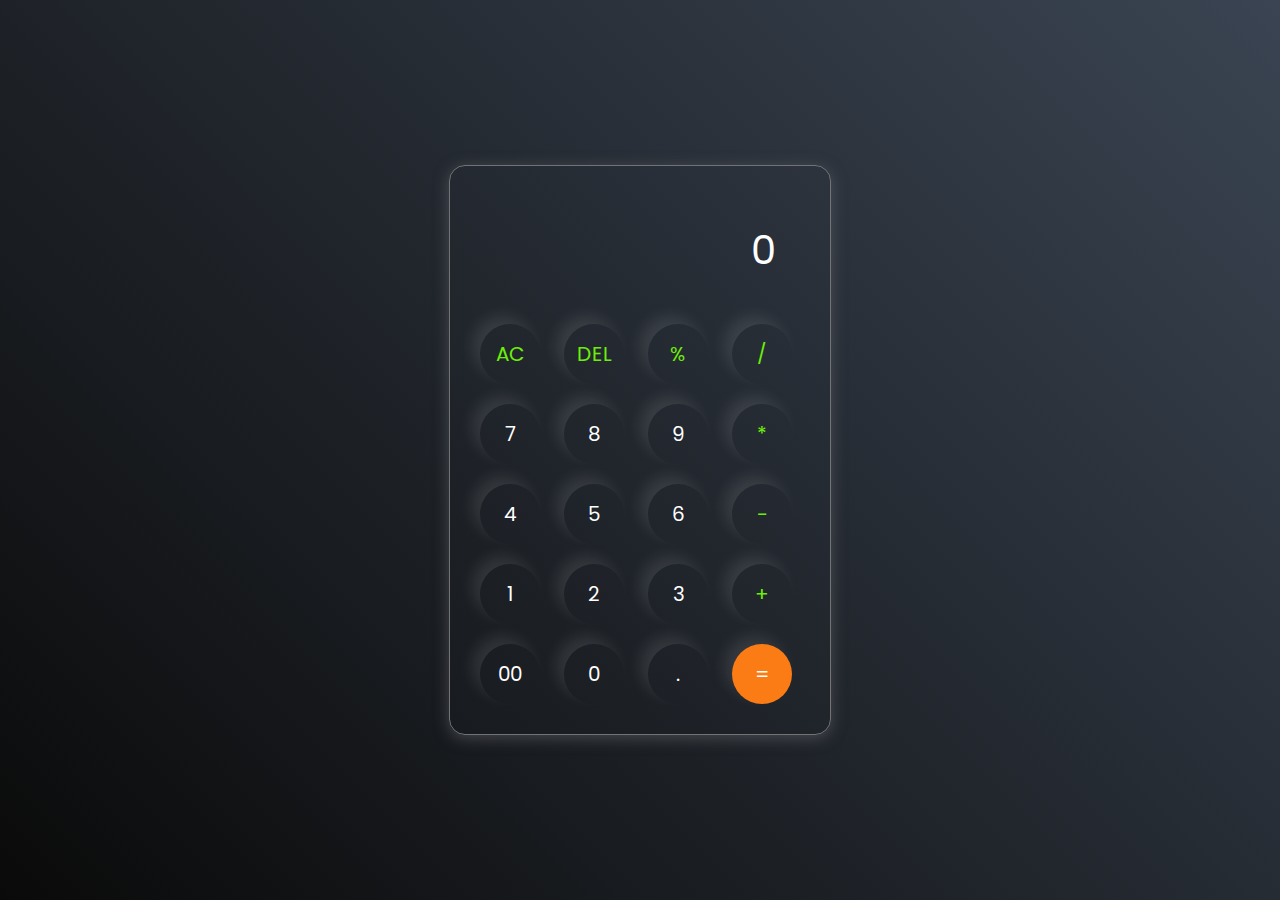
<file: calculator/index.html>
<!DOCTYPE html>
<html lang="en">
  <head>
    <meta charset="UTF-8" />
    <meta http-equiv="X-UA-Compatible" content="IE=edge" />
    <meta name="viewport" content="width=device-width, initial-scale=1.0" />
    <link rel="stylesheet" href="style.css" />
    <title>Calculator</title>
  </head>
  <body>
    <div class="container">
      <div class="calculator">
        <input type="text" id="inputBox" placeholder="0" />
        <div>
          <button class="button operator">AC</button>
          <button class="button operator">DEL</button>
          <button class="button operator">%</button>
          <button class="button operator">/</button>
        </div>
        <div>
          <button class="button">7</button>
          <button class="button">8</button>
          <button class="button">9</button>
          <button class="button operator">*</button>
        </div>
        <div>
          <button class="button">4</button>
          <button class="button">5</button>
          <button class="button">6</button>
          <button class="button operator">-</button>
        </div>
        <div>
          <button class="button">1</button>
          <button class="button">2</button>
          <button class="button">3</button>
          <button class="button operator">+</button>
        </div>

        <div>
          <button class="button">00</button>
          <button class="button">0</button>
          <button class="button">.</button>
          <button class="button equalBtn">=</button>
        </div>
      </div>
    </div>

    <script src="script.js"></script>
  </body>
</html>
</file>
<file: calculator/style.css>
@import url('https://fonts.googleapis.com/css2?family=Poppins:wght@500&display=swap');

*{
    margin: 0;
    padding: 0;
    box-sizing: border-box;
    font-family: 'Poppins', sans-serif;
}

body{
    width: 100%;
    height: 100vh;
    display: flex;
    justify-content: center;
    align-items: center;
    background: linear-gradient(45deg, #0a0a0a, #3a4452);
}

.calculator{
    border: 1px solid #717377;
    padding: 20px;
    border-radius: 16px;
    background: transparent;
    box-shadow: 0px 3px 15px rgba(113, 115, 119, 0.5);

}

input{
    width: 320px;
    border: none;
    padding: 24px;
    margin: 10px;
    background: transparent;
    box-shadow: 0px 3px 15px rgbs(84, 84, 84, 0.1);
    font-size: 40px;
    text-align: right;
    cursor: pointer;
    color: #ffffff;
}

input::placeholder{
    color: #ffffff;
}

button{
    border: none;
    width: 60px;
    height: 60px;
    margin: 10px;
    border-radius: 50%;
    background: transparent;
    color: #ffffff;
    font-size: 20px;
    box-shadow: -8px -8px 15px rgba(255, 255, 255, 0.1);
    cursor: pointer;
}

.equalBtn{
    background-color: #fb7c14;
}

.operator{
    color: #6dee0a;
}
</file>
